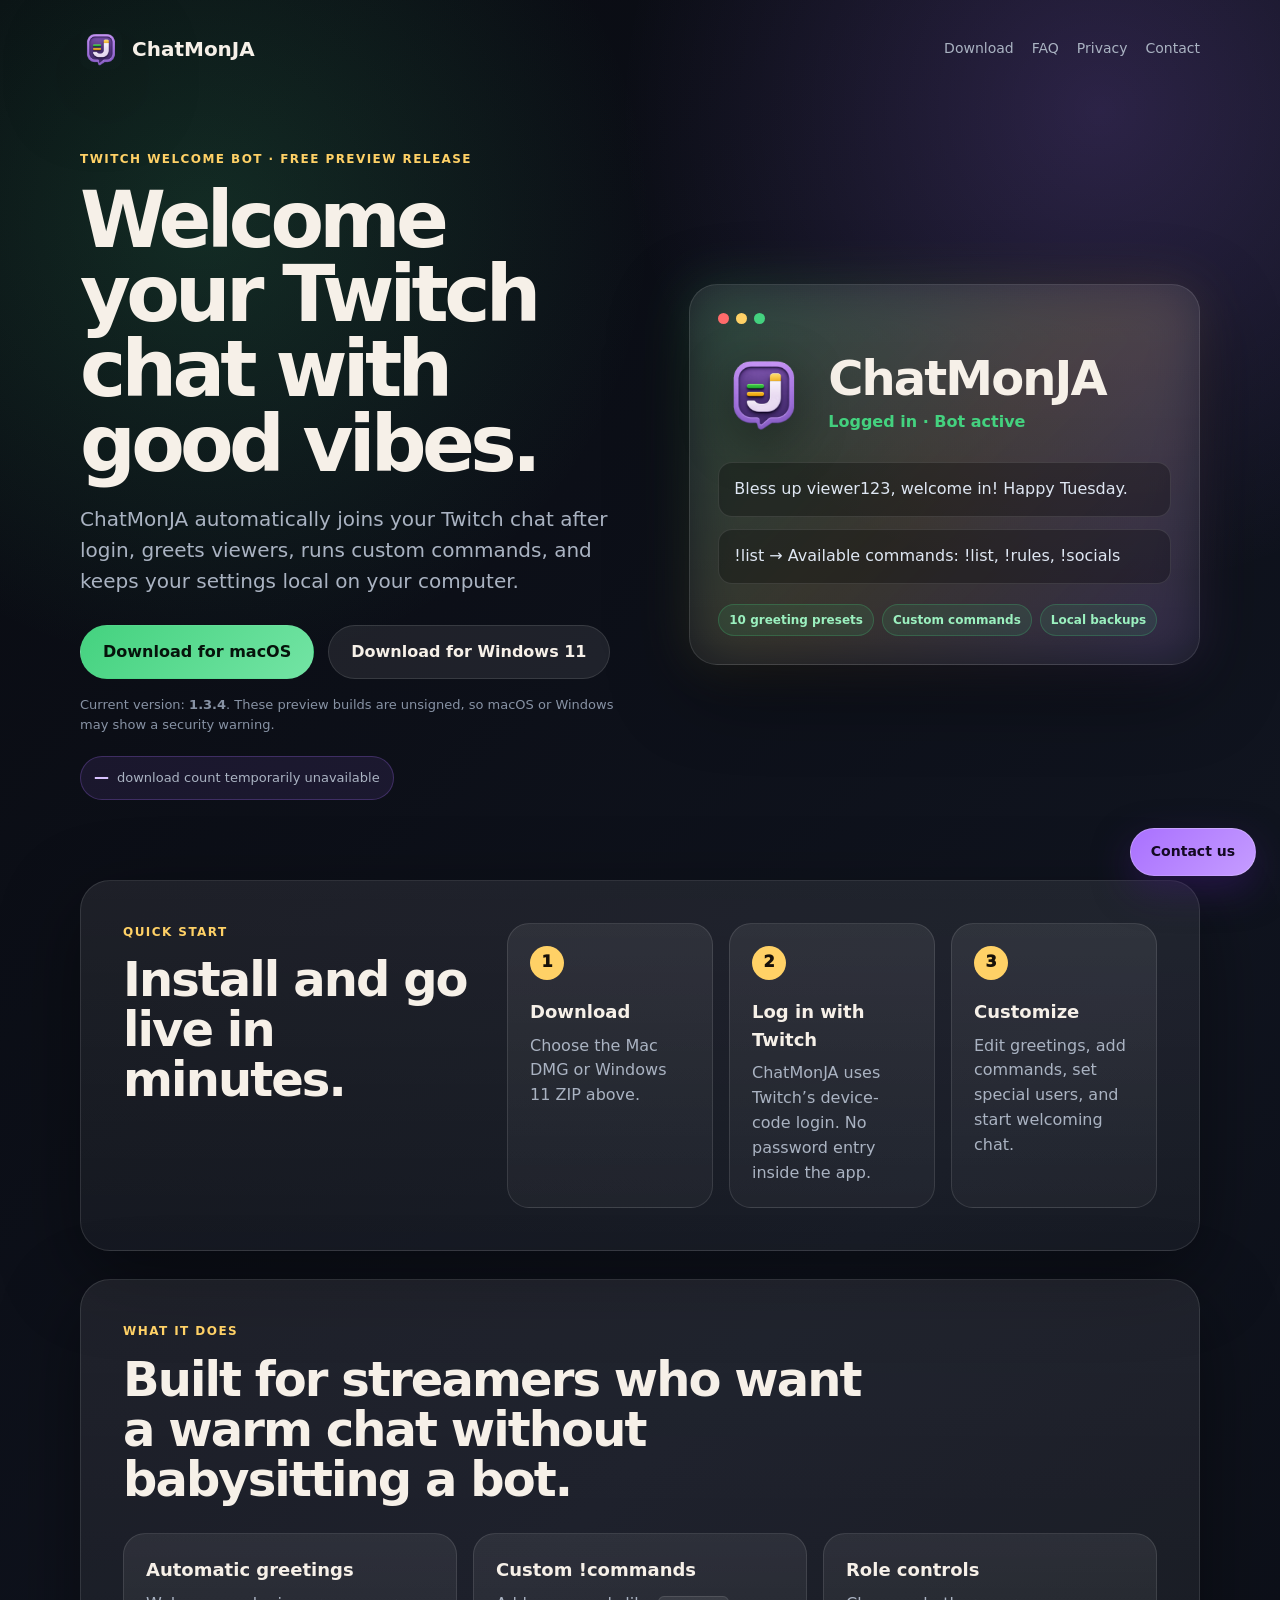
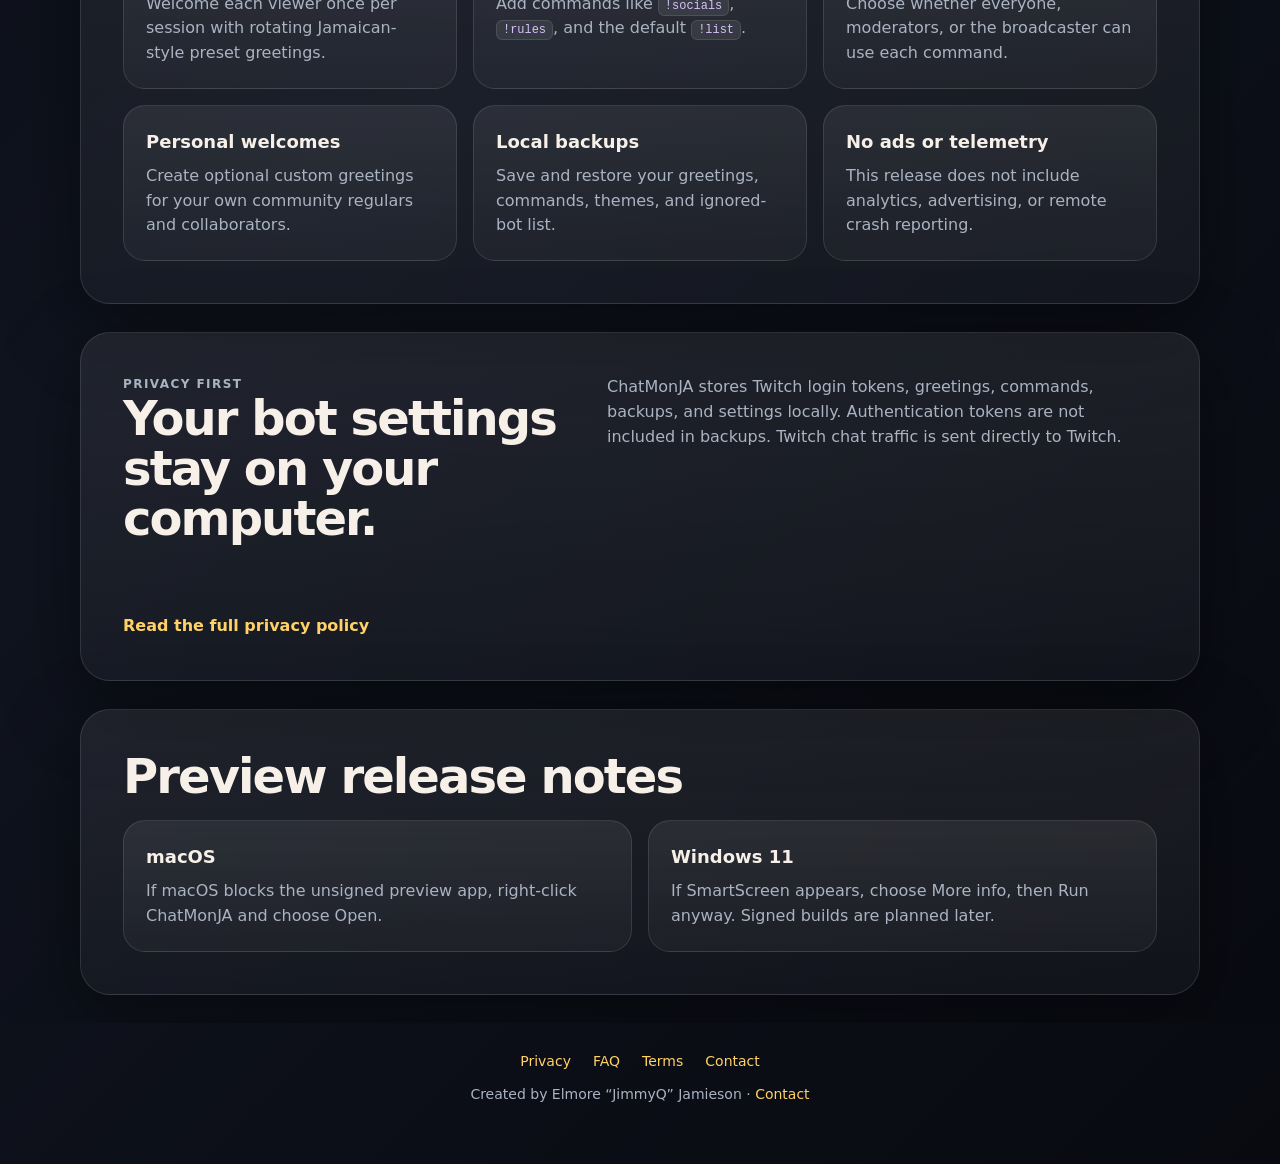
<file: index.html>
<!doctype html>
<html lang="en">
<head>
  <meta charset="utf-8">
  <meta name="viewport" content="width=device-width, initial-scale=1">
  <meta name="description" content="Download ChatMonJA, a friendly Twitch chat welcome and community bot for macOS and Windows 11.">
  <title>ChatMonJA — Twitch Chat Welcome Bot</title>
  <link rel="icon" type="image/png" href="assets/chatmonja-icon.png">
  <link rel="apple-touch-icon" href="assets/chatmonja-icon.png">
  <link rel="stylesheet" href="styles.css">
  <script src="site.js" defer></script>
</head>
<body>
  <main>
    <section class="hero">
      <nav class="topbar" aria-label="Main navigation">
        <a class="brand" href="index.html">
          <img class="brand-mark" src="assets/chatmonja-icon.png" alt="">
          <span>ChatMonJA</span>
        </a>
        <div class="nav-links">
          <a href="index.html#download">Download</a>
          <a href="faq.html">FAQ</a>
          <a href="privacy.html">Privacy</a>
          <a href="contact.html">Contact</a>
        </div>
      </nav>

      <div class="hero-grid">
        <div class="hero-copy">
          <p class="eyebrow">Twitch welcome bot · free preview release</p>
          <h1>Welcome your Twitch chat with good vibes.</h1>
          <p class="lead">
            ChatMonJA automatically joins your Twitch chat after login, greets viewers,
            runs custom commands, and keeps your settings local on your computer.
          </p>
          <div class="hero-actions" id="download">
            <a class="button primary" href="https://github.com/jimmyqja/ChatMonJa/releases/download/v1.3.4/ChatMonJA-1.3.4-mac-arm64-unsigned.dmg">
              Download for macOS
            </a>
            <a class="button secondary" href="https://github.com/jimmyqja/ChatMonJa/releases/download/v1.3.4/ChatMonJA-1.3.4-windows-x64-unsigned.zip">
              Download for Windows 11
            </a>
          </div>
          <p class="fine-print">
            Current version: <strong>1.3.4</strong>. These preview builds are unsigned, so macOS or Windows may show a security warning.
          </p>
          <p class="download-stat" data-release-counter>
            <strong id="download-count" aria-live="polite">Loading…</strong>
            <span id="download-count-label">total downloads</span>
          </p>
        </div>

        <div class="app-card" aria-label="ChatMonJA feature preview">
          <div class="window-dots" aria-hidden="true"><span></span><span></span><span></span></div>
          <div class="app-card-heading">
            <img class="app-logo" src="assets/chatmonja-icon.png" alt="ChatMonJA app logo">
            <div>
              <h2>ChatMonJA</h2>
              <p class="status">Logged in · Bot active</p>
            </div>
          </div>
          <div class="preview-line">Bless up viewer123, welcome in! Happy Tuesday.</div>
          <div class="preview-line">!list → Available commands: !list, !rules, !socials</div>
          <div class="preview-pill-row">
            <span>10 greeting presets</span>
            <span>Custom commands</span>
            <span>Local backups</span>
          </div>
        </div>
      </div>
    </section>

    <section class="section install">
      <div>
        <p class="eyebrow">Quick start</p>
        <h2>Install and go live in minutes.</h2>
      </div>
      <div class="steps">
        <article>
          <span class="step-number">1</span>
          <h3>Download</h3>
          <p>Choose the Mac DMG or Windows 11 ZIP above.</p>
        </article>
        <article>
          <span class="step-number">2</span>
          <h3>Log in with Twitch</h3>
          <p>ChatMonJA uses Twitch’s device-code login. No password entry inside the app.</p>
        </article>
        <article>
          <span class="step-number">3</span>
          <h3>Customize</h3>
          <p>Edit greetings, add commands, set special users, and start welcoming chat.</p>
        </article>
      </div>
    </section>

    <section class="section" id="features">
      <p class="eyebrow">What it does</p>
      <h2>Built for streamers who want a warm chat without babysitting a bot.</h2>
      <div class="feature-grid">
        <article>
          <h3>Automatic greetings</h3>
          <p>Welcome each viewer once per session with rotating Jamaican-style preset greetings.</p>
        </article>
        <article>
          <h3>Custom !commands</h3>
          <p>Add commands like <code>!socials</code>, <code>!rules</code>, and the default <code>!list</code>.</p>
        </article>
        <article>
          <h3>Role controls</h3>
          <p>Choose whether everyone, moderators, or the broadcaster can use each command.</p>
        </article>
        <article>
          <h3>Personal welcomes</h3>
          <p>Create optional custom greetings for your own community regulars and collaborators.</p>
        </article>
        <article>
          <h3>Local backups</h3>
          <p>Save and restore your greetings, commands, themes, and ignored-bot list.</p>
        </article>
        <article>
          <h3>No ads or telemetry</h3>
          <p>This release does not include analytics, advertising, or remote crash reporting.</p>
        </article>
      </div>
    </section>

    <section class="section privacy" id="privacy">
      <div>
        <p class="eyebrow">Privacy first</p>
        <h2>Your bot settings stay on your computer.</h2>
      </div>
      <p>
        ChatMonJA stores Twitch login tokens, greetings, commands, backups, and settings locally.
        Authentication tokens are not included in backups. Twitch chat traffic is sent directly to Twitch.
      </p>
      <a class="text-link" href="privacy.html">Read the full privacy policy</a>
    </section>

    <section class="section notes">
      <h2>Preview release notes</h2>
      <div class="note-grid">
        <article>
          <h3>macOS</h3>
          <p>If macOS blocks the unsigned preview app, right-click ChatMonJA and choose Open.</p>
        </article>
        <article>
          <h3>Windows 11</h3>
          <p>If SmartScreen appears, choose More info, then Run anyway. Signed builds are planned later.</p>
        </article>
      </div>
    </section>
  </main>

  <a class="contact-bubble" href="contact.html" aria-label="Contact ChatMonJA support">Contact us</a>

  <footer>
    <div class="footer-links" aria-label="Website links">
      <a href="privacy.html">Privacy</a>
      <a href="faq.html">FAQ</a>
      <a href="terms.html">Terms</a>
      <a href="contact.html">Contact</a>
    </div>
    <p>Created by Elmore “JimmyQ” Jamieson · <a href="contact.html">Contact</a></p>
  </footer>
</body>
</html>
</file>
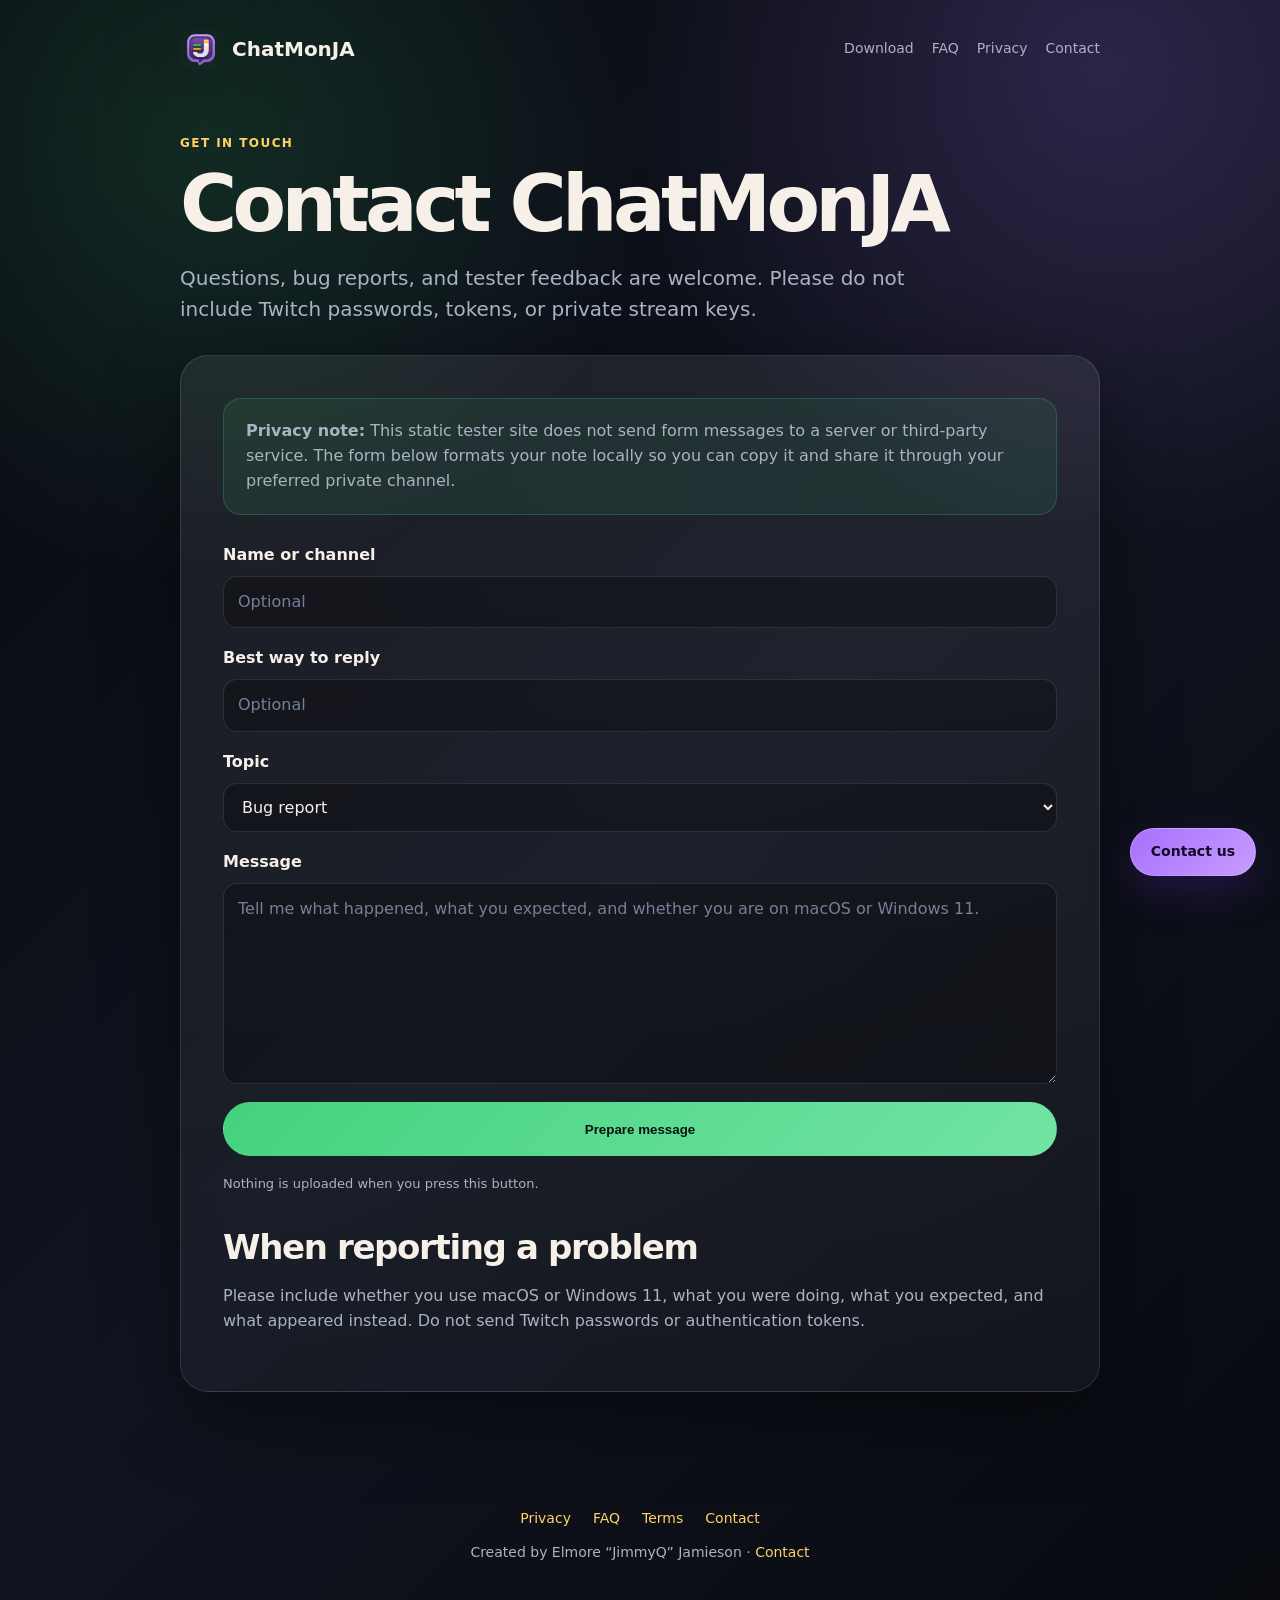
<file: contact.html>
<!doctype html>
<html lang="en">
<head>
  <meta charset="utf-8">
  <meta name="viewport" content="width=device-width, initial-scale=1">
  <meta name="description" content="Contact ChatMonJA support with privacy-focused tester feedback.">
  <title>Contact — ChatMonJA</title>
  <link rel="icon" type="image/png" href="assets/chatmonja-icon.png">
  <link rel="apple-touch-icon" href="assets/chatmonja-icon.png">
  <link rel="stylesheet" href="styles.css">
  <script src="site.js" defer></script>
</head>
<body>
  <main class="page-shell">
    <nav class="topbar" aria-label="Main navigation">
      <a class="brand" href="index.html"><img class="brand-mark" src="assets/chatmonja-icon.png" alt=""><span>ChatMonJA</span></a>
      <div class="nav-links">
        <a href="index.html#download">Download</a>
        <a href="faq.html">FAQ</a>
        <a href="privacy.html">Privacy</a>
        <a href="contact.html" aria-current="page">Contact</a>
      </div>
    </nav>

    <header class="page-header">
      <p class="eyebrow">Get in touch</p>
      <h1>Contact ChatMonJA</h1>
      <p class="lead">Questions, bug reports, and tester feedback are welcome. Please do not include Twitch passwords, tokens, or private stream keys.</p>
    </header>

    <section class="content-card">
      <p class="callout"><strong>Privacy note:</strong> This static tester site does not send form messages to a server or third-party service. The form below formats your note locally so you can copy it and share it through your preferred private channel.</p>
      <form class="contact-form" data-contact-form>
        <div class="form-row">
          <label for="contact-name">Name or channel</label>
          <input id="contact-name" name="name" type="text" autocomplete="name" placeholder="Optional">
        </div>
        <div class="form-row">
          <label for="contact-reply">Best way to reply</label>
          <input id="contact-reply" name="reply" type="text" autocomplete="off" placeholder="Optional">
        </div>
        <div class="form-row">
          <label for="contact-topic">Topic</label>
          <select id="contact-topic" name="topic">
            <option>Bug report</option>
            <option>Install help</option>
            <option>Feature idea</option>
            <option>Privacy question</option>
            <option>Other</option>
          </select>
        </div>
        <div class="form-row">
          <label for="contact-message">Message</label>
          <textarea id="contact-message" name="message" rows="7" required placeholder="Tell me what happened, what you expected, and whether you are on macOS or Windows 11."></textarea>
        </div>
        <button class="button primary" type="submit">Prepare message</button>
        <p class="form-help">Nothing is uploaded when you press this button.</p>
      </form>
      <div class="prepared-message" data-contact-output hidden>
        <h2>Your message is ready</h2>
        <p>Copy this note and send it through your preferred private channel. For public updates, you can also follow <a href="https://www.instagram.com/jimmyqja/">@jimmyqja on Instagram</a>.</p>
        <textarea readonly rows="9" data-contact-output-text></textarea>
        <button class="button secondary" type="button" data-copy-contact>Copy message</button>
        <p class="form-help" data-copy-status aria-live="polite"></p>
      </div>
      <h2>When reporting a problem</h2>
      <p>Please include whether you use macOS or Windows 11, what you were doing, what you expected, and what appeared instead. Do not send Twitch passwords or authentication tokens.</p>
    </section>
  </main>

  <a class="contact-bubble" href="contact.html" aria-label="Contact ChatMonJA support">Contact us</a>

  <footer>
    <div class="footer-links"><a href="privacy.html">Privacy</a><a href="faq.html">FAQ</a><a href="terms.html">Terms</a><a href="contact.html">Contact</a></div>
    <p>Created by Elmore “JimmyQ” Jamieson · <a href="contact.html">Contact</a></p>
  </footer>
</body>
</html>
</file>
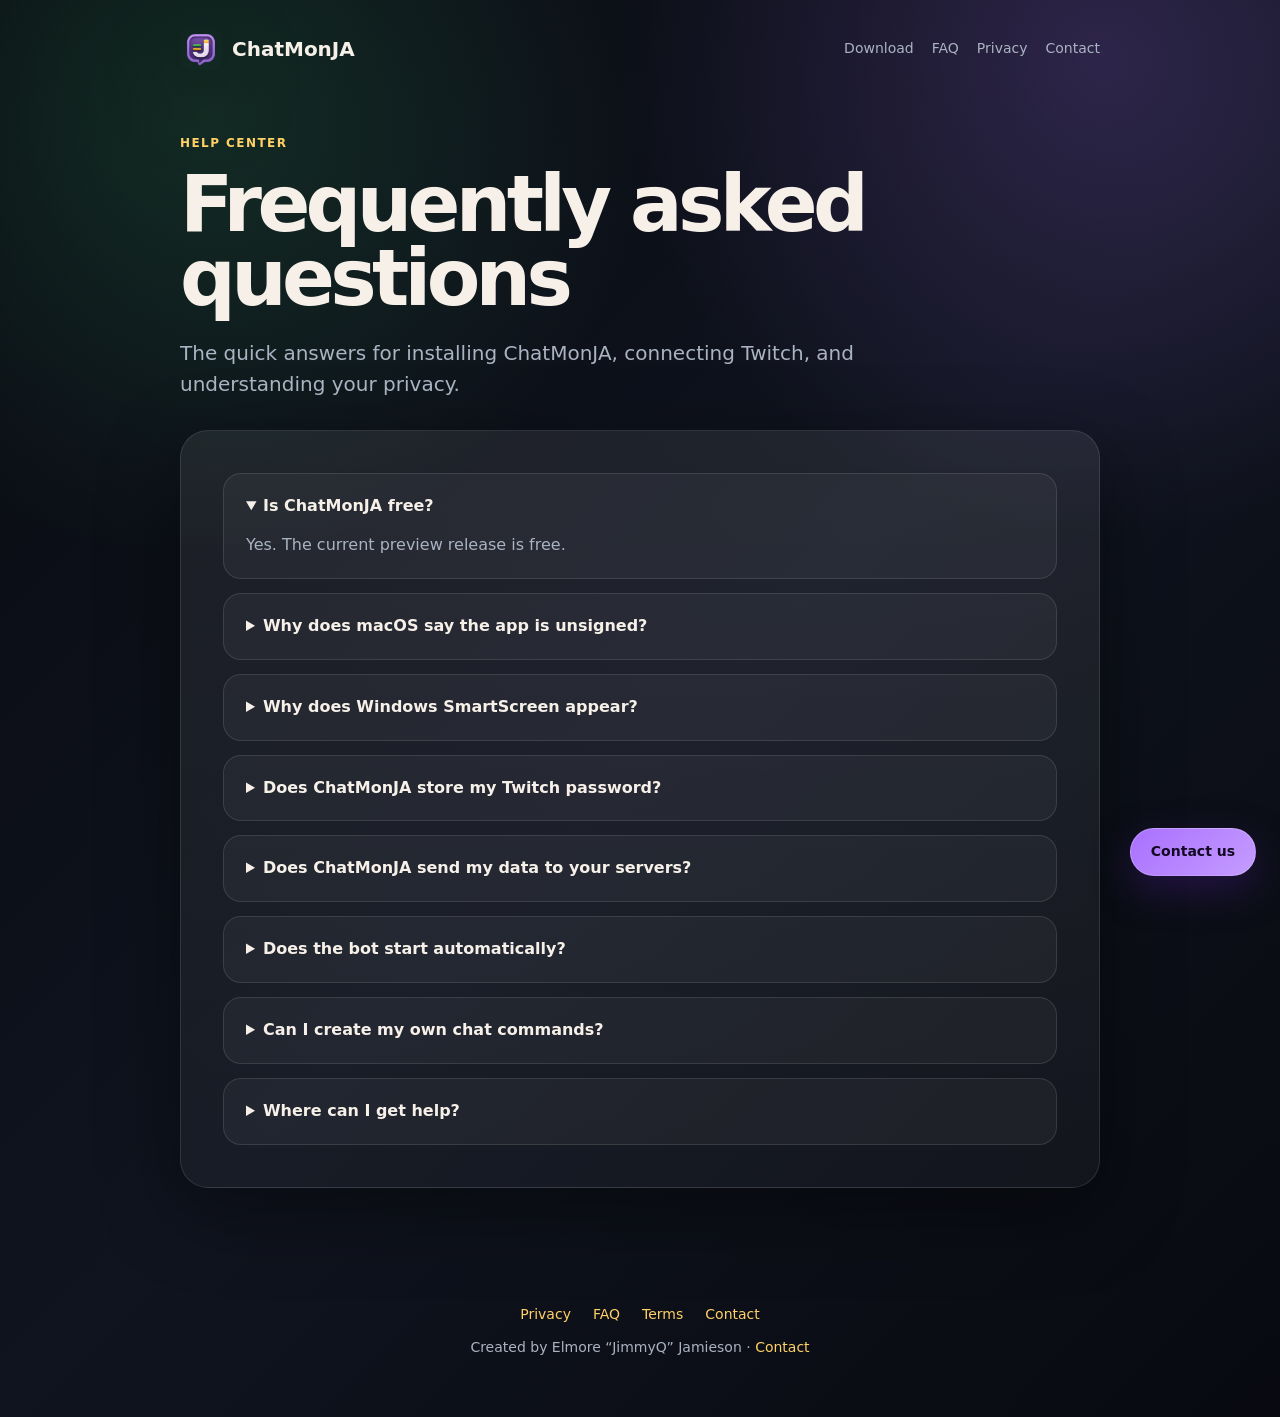
<file: faq.html>
<!doctype html>
<html lang="en">
<head>
  <meta charset="utf-8">
  <meta name="viewport" content="width=device-width, initial-scale=1">
  <meta name="description" content="Answers to common questions about downloading, installing, and using ChatMonJA.">
  <title>FAQ — ChatMonJA</title>
  <link rel="icon" type="image/png" href="assets/chatmonja-icon.png">
  <link rel="apple-touch-icon" href="assets/chatmonja-icon.png">
  <link rel="stylesheet" href="styles.css">
</head>
<body>
  <main class="page-shell">
    <nav class="topbar" aria-label="Main navigation">
      <a class="brand" href="index.html"><img class="brand-mark" src="assets/chatmonja-icon.png" alt=""><span>ChatMonJA</span></a>
      <div class="nav-links">
        <a href="index.html#download">Download</a>
        <a href="faq.html" aria-current="page">FAQ</a>
        <a href="privacy.html">Privacy</a>
        <a href="contact.html">Contact</a>
      </div>
    </nav>

    <header class="page-header">
      <p class="eyebrow">Help center</p>
      <h1>Frequently asked questions</h1>
      <p class="lead">The quick answers for installing ChatMonJA, connecting Twitch, and understanding your privacy.</p>
    </header>

    <section class="content-card faq-list">
      <details open>
        <summary>Is ChatMonJA free?</summary>
        <p>Yes. The current preview release is free.</p>
      </details>
      <details>
        <summary>Why does macOS say the app is unsigned?</summary>
        <p>The current preview builds are not code-signed yet. Right-click ChatMonJA and choose <strong>Open</strong> to launch it.</p>
      </details>
      <details>
        <summary>Why does Windows SmartScreen appear?</summary>
        <p>SmartScreen may warn about unsigned software. Choose <strong>More info</strong>, then <strong>Run anyway</strong>.</p>
      </details>
      <details>
        <summary>Does ChatMonJA store my Twitch password?</summary>
        <p>No. Authentication uses Twitch’s device login flow in your web browser. ChatMonJA never sees or stores your Twitch password.</p>
      </details>
      <details>
        <summary>Does ChatMonJA send my data to your servers?</summary>
        <p>No. ChatMonJA has no developer-operated data server. Settings and backups remain on your computer. Twitch login and chat traffic go directly to Twitch.</p>
      </details>
      <details>
        <summary>Does the bot start automatically?</summary>
        <p>Yes. After you are logged in, ChatMonJA automatically joins your channel and activates the bot when the app starts.</p>
      </details>
      <details>
        <summary>Can I create my own chat commands?</summary>
        <p>Yes. Add, edit, disable, or delete custom commands and choose whether everyone, moderators, or the broadcaster can use each one. The default <code>!list</code> command shows the commands available in chat.</p>
      </details>
      <details>
        <summary>Where can I get help?</summary>
        <p>Visit the <a href="contact.html">contact page</a> for tester feedback and support notes.</p>
      </details>
    </section>
  </main>

  <a class="contact-bubble" href="contact.html" aria-label="Contact ChatMonJA support">Contact us</a>

  <footer>
    <div class="footer-links"><a href="privacy.html">Privacy</a><a href="faq.html">FAQ</a><a href="terms.html">Terms</a><a href="contact.html">Contact</a></div>
    <p>Created by Elmore “JimmyQ” Jamieson · <a href="contact.html">Contact</a></p>
  </footer>
</body>
</html>
</file>
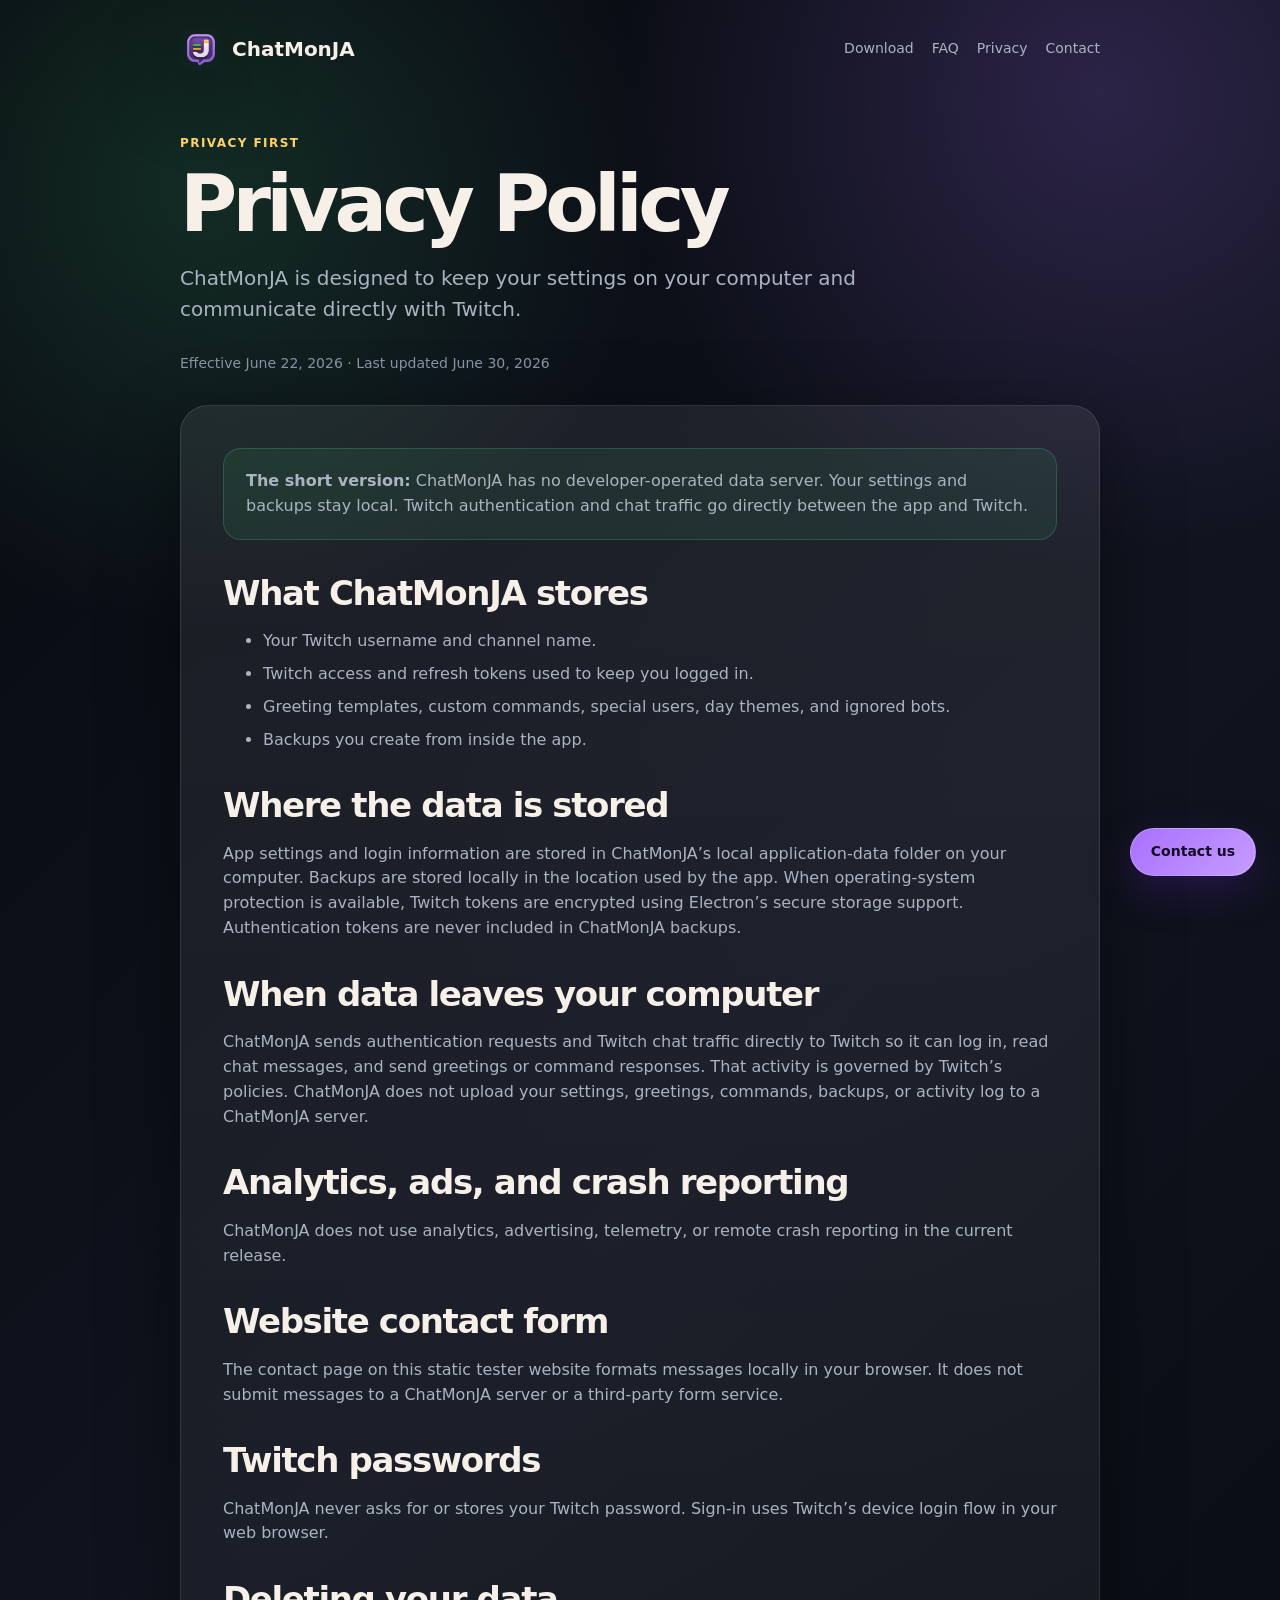
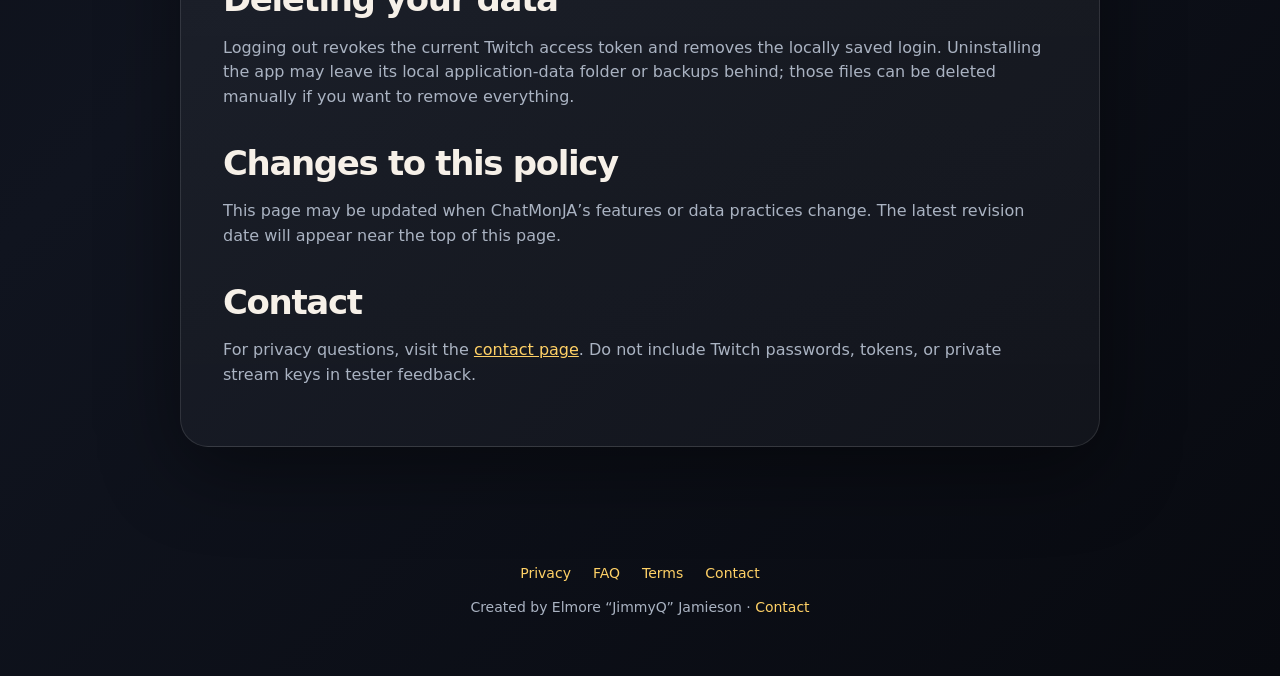
<file: privacy.html>
<!doctype html>
<html lang="en">
<head>
  <meta charset="utf-8">
  <meta name="viewport" content="width=device-width, initial-scale=1">
  <meta name="description" content="ChatMonJA privacy policy: what the app stores, where it is stored, and how Twitch data is handled.">
  <title>Privacy Policy — ChatMonJA</title>
  <link rel="icon" type="image/png" href="assets/chatmonja-icon.png">
  <link rel="apple-touch-icon" href="assets/chatmonja-icon.png">
  <link rel="stylesheet" href="styles.css">
</head>
<body>
  <main class="page-shell">
    <nav class="topbar" aria-label="Main navigation">
      <a class="brand" href="index.html"><img class="brand-mark" src="assets/chatmonja-icon.png" alt=""><span>ChatMonJA</span></a>
      <div class="nav-links">
        <a href="index.html#download">Download</a>
        <a href="faq.html">FAQ</a>
        <a href="privacy.html" aria-current="page">Privacy</a>
        <a href="contact.html">Contact</a>
      </div>
    </nav>

    <header class="page-header">
      <p class="eyebrow">Privacy first</p>
      <h1>Privacy Policy</h1>
      <p class="lead">ChatMonJA is designed to keep your settings on your computer and communicate directly with Twitch.</p>
      <p class="policy-date">Effective June 22, 2026 · Last updated June 30, 2026</p>
    </header>

    <article class="content-card">
      <p class="callout"><strong>The short version:</strong> ChatMonJA has no developer-operated data server. Your settings and backups stay local. Twitch authentication and chat traffic go directly between the app and Twitch.</p>

      <h2>What ChatMonJA stores</h2>
      <ul>
        <li>Your Twitch username and channel name.</li>
        <li>Twitch access and refresh tokens used to keep you logged in.</li>
        <li>Greeting templates, custom commands, special users, day themes, and ignored bots.</li>
        <li>Backups you create from inside the app.</li>
      </ul>

      <h2>Where the data is stored</h2>
      <p>App settings and login information are stored in ChatMonJA’s local application-data folder on your computer. Backups are stored locally in the location used by the app. When operating-system protection is available, Twitch tokens are encrypted using Electron’s secure storage support. Authentication tokens are never included in ChatMonJA backups.</p>

      <h2>When data leaves your computer</h2>
      <p>ChatMonJA sends authentication requests and Twitch chat traffic directly to Twitch so it can log in, read chat messages, and send greetings or command responses. That activity is governed by Twitch’s policies. ChatMonJA does not upload your settings, greetings, commands, backups, or activity log to a ChatMonJA server.</p>

      <h2>Analytics, ads, and crash reporting</h2>
      <p>ChatMonJA does not use analytics, advertising, telemetry, or remote crash reporting in the current release.</p>

      <h2>Website contact form</h2>
      <p>The contact page on this static tester website formats messages locally in your browser. It does not submit messages to a ChatMonJA server or a third-party form service.</p>

      <h2>Twitch passwords</h2>
      <p>ChatMonJA never asks for or stores your Twitch password. Sign-in uses Twitch’s device login flow in your web browser.</p>

      <h2>Deleting your data</h2>
      <p>Logging out revokes the current Twitch access token and removes the locally saved login. Uninstalling the app may leave its local application-data folder or backups behind; those files can be deleted manually if you want to remove everything.</p>

      <h2>Changes to this policy</h2>
      <p>This page may be updated when ChatMonJA’s features or data practices change. The latest revision date will appear near the top of this page.</p>

      <h2>Contact</h2>
      <p>For privacy questions, visit the <a href="contact.html">contact page</a>. Do not include Twitch passwords, tokens, or private stream keys in tester feedback.</p>
    </article>
  </main>

  <a class="contact-bubble" href="contact.html" aria-label="Contact ChatMonJA support">Contact us</a>

  <footer>
    <div class="footer-links"><a href="privacy.html">Privacy</a><a href="faq.html">FAQ</a><a href="terms.html">Terms</a><a href="contact.html">Contact</a></div>
    <p>Created by Elmore “JimmyQ” Jamieson · <a href="contact.html">Contact</a></p>
  </footer>
</body>
</html>
</file>
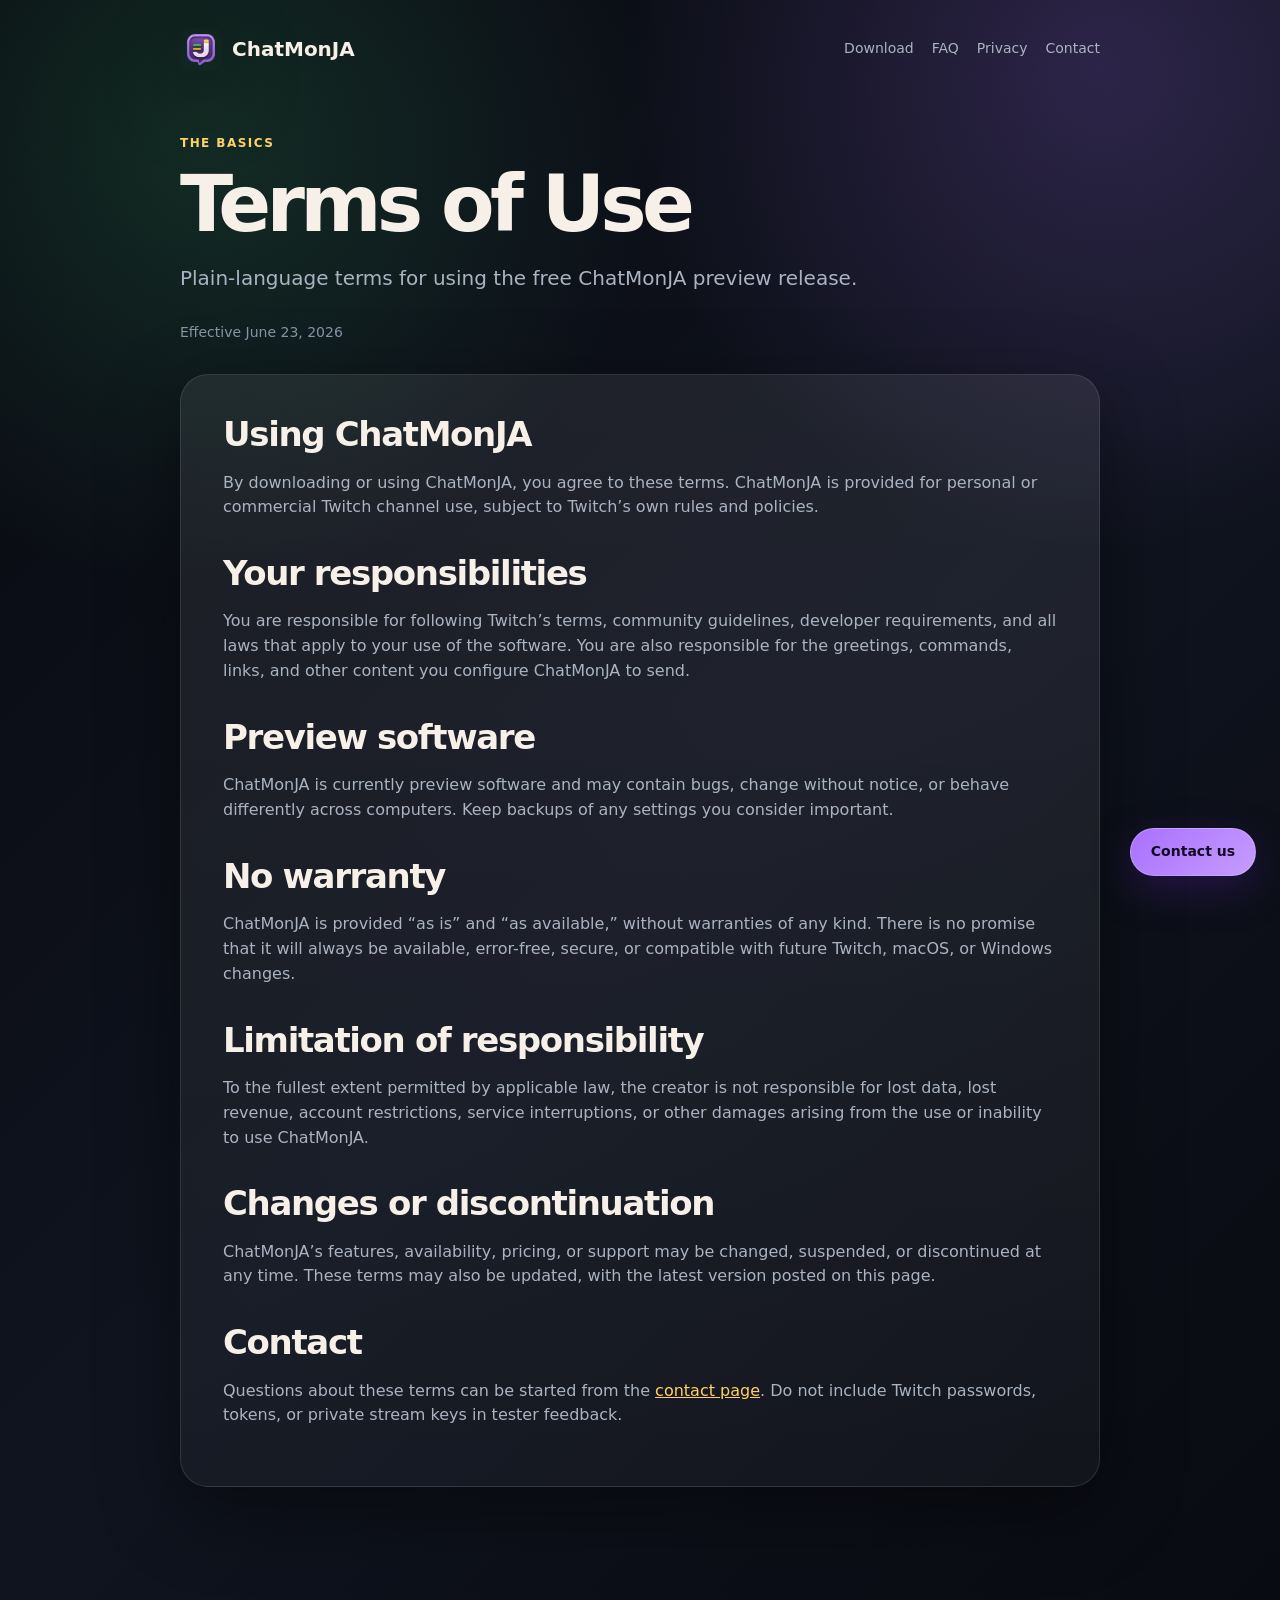
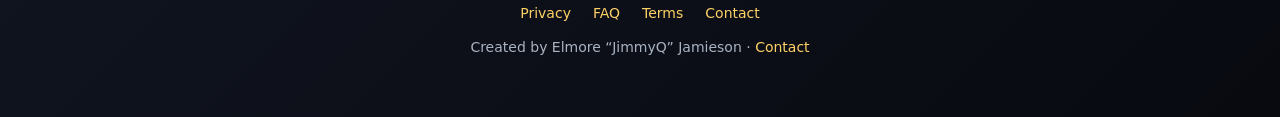
<file: terms.html>
<!doctype html>
<html lang="en">
<head>
  <meta charset="utf-8">
  <meta name="viewport" content="width=device-width, initial-scale=1">
  <meta name="description" content="Terms of use for the ChatMonJA Twitch chat bot.">
  <title>Terms of Use — ChatMonJA</title>
  <link rel="icon" type="image/png" href="assets/chatmonja-icon.png">
  <link rel="apple-touch-icon" href="assets/chatmonja-icon.png">
  <link rel="stylesheet" href="styles.css">
</head>
<body>
  <main class="page-shell">
    <nav class="topbar" aria-label="Main navigation">
      <a class="brand" href="index.html"><img class="brand-mark" src="assets/chatmonja-icon.png" alt=""><span>ChatMonJA</span></a>
      <div class="nav-links">
        <a href="index.html#download">Download</a>
        <a href="faq.html">FAQ</a>
        <a href="privacy.html">Privacy</a>
        <a href="contact.html">Contact</a>
      </div>
    </nav>

    <header class="page-header">
      <p class="eyebrow">The basics</p>
      <h1>Terms of Use</h1>
      <p class="lead">Plain-language terms for using the free ChatMonJA preview release.</p>
      <p class="policy-date">Effective June 23, 2026</p>
    </header>

    <article class="content-card">
      <h2>Using ChatMonJA</h2>
      <p>By downloading or using ChatMonJA, you agree to these terms. ChatMonJA is provided for personal or commercial Twitch channel use, subject to Twitch’s own rules and policies.</p>

      <h2>Your responsibilities</h2>
      <p>You are responsible for following Twitch’s terms, community guidelines, developer requirements, and all laws that apply to your use of the software. You are also responsible for the greetings, commands, links, and other content you configure ChatMonJA to send.</p>

      <h2>Preview software</h2>
      <p>ChatMonJA is currently preview software and may contain bugs, change without notice, or behave differently across computers. Keep backups of any settings you consider important.</p>

      <h2>No warranty</h2>
      <p>ChatMonJA is provided “as is” and “as available,” without warranties of any kind. There is no promise that it will always be available, error-free, secure, or compatible with future Twitch, macOS, or Windows changes.</p>

      <h2>Limitation of responsibility</h2>
      <p>To the fullest extent permitted by applicable law, the creator is not responsible for lost data, lost revenue, account restrictions, service interruptions, or other damages arising from the use or inability to use ChatMonJA.</p>

      <h2>Changes or discontinuation</h2>
      <p>ChatMonJA’s features, availability, pricing, or support may be changed, suspended, or discontinued at any time. These terms may also be updated, with the latest version posted on this page.</p>

      <h2>Contact</h2>
      <p>Questions about these terms can be started from the <a href="contact.html">contact page</a>. Do not include Twitch passwords, tokens, or private stream keys in tester feedback.</p>
    </article>
  </main>

  <a class="contact-bubble" href="contact.html" aria-label="Contact ChatMonJA support">Contact us</a>

  <footer>
    <div class="footer-links"><a href="privacy.html">Privacy</a><a href="faq.html">FAQ</a><a href="terms.html">Terms</a><a href="contact.html">Contact</a></div>
    <p>Created by Elmore “JimmyQ” Jamieson · <a href="contact.html">Contact</a></p>
  </footer>
</body>
</html>
</file>
<file: styles.css>
:root {
  color-scheme: dark;
  --bg: #080a10;
  --panel: #111620;
  --panel-2: #171e2c;
  --text: #f6f0e8;
  --muted: #aab3c2;
  --green: #44d27f;
  --gold: #ffd166;
  --purple: #a970ff;
  --red: #ff6b6b;
  --border: rgba(255, 255, 255, 0.11);
  --shadow: 0 24px 80px rgba(0, 0, 0, 0.42);
}

* {
  box-sizing: border-box;
}

body {
  margin: 0;
  background:
    radial-gradient(circle at 16% 8%, rgba(68, 210, 127, 0.16), transparent 28rem),
    radial-gradient(circle at 86% 4%, rgba(169, 112, 255, 0.20), transparent 30rem),
    linear-gradient(135deg, #080a10 0%, #10141f 52%, #080a10 100%);
  color: var(--text);
  font-family: Inter, ui-sans-serif, system-ui, -apple-system, BlinkMacSystemFont, "Segoe UI", sans-serif;
  line-height: 1.55;
}

a {
  color: inherit;
}

main {
  overflow: hidden;
}

.hero,
.section {
  width: min(1120px, calc(100% - 36px));
  margin: 0 auto;
}

.hero {
  min-height: 760px;
  padding: 28px 0 80px;
}

.topbar {
  display: flex;
  align-items: center;
  justify-content: space-between;
  gap: 20px;
  margin-bottom: 80px;
}

.brand,
.nav-links {
  display: flex;
  align-items: center;
}

.brand {
  gap: 10px;
  font-weight: 900;
  font-size: 20px;
  text-decoration: none;
}

.brand-mark {
  width: 42px;
  height: 42px;
  object-fit: contain;
  border-radius: 12px;
  box-shadow: var(--shadow);
}

.nav-links {
  flex-wrap: wrap;
  gap: 18px;
  color: var(--muted);
  font-size: 14px;
}

.nav-links a,
.text-link {
  text-decoration: none;
}

.nav-links a:hover,
.text-link:hover {
  color: var(--gold);
}

.hero-grid {
  display: grid;
  grid-template-columns: 1.04fr 0.96fr;
  align-items: center;
  gap: 56px;
}

.eyebrow {
  margin: 0 0 14px;
  color: var(--gold);
  font-size: 12px;
  font-weight: 850;
  letter-spacing: 0.12em;
  text-transform: uppercase;
}

h1,
h2,
h3,
p {
  margin-top: 0;
}

h1 {
  max-width: 720px;
  margin-bottom: 22px;
  font-size: clamp(44px, 7vw, 78px);
  line-height: 0.96;
  letter-spacing: -0.06em;
}

h2 {
  max-width: 760px;
  margin-bottom: 18px;
  font-size: clamp(30px, 4vw, 48px);
  line-height: 1.04;
  letter-spacing: -0.04em;
}

h3 {
  margin-bottom: 8px;
  font-size: 18px;
}

.lead {
  max-width: 620px;
  margin-bottom: 28px;
  color: var(--muted);
  font-size: 20px;
}

.hero-actions {
  display: flex;
  flex-wrap: wrap;
  gap: 14px;
  margin-bottom: 16px;
}

.button {
  display: inline-flex;
  align-items: center;
  justify-content: center;
  min-height: 54px;
  padding: 0 22px;
  border: 1px solid transparent;
  border-radius: 999px;
  font-weight: 850;
  text-decoration: none;
  transition: transform 160ms ease, border-color 160ms ease, background 160ms ease;
}

.button:hover {
  transform: translateY(-2px);
}

.button.primary {
  background: linear-gradient(135deg, var(--green), #73e4a4);
  color: #06130b;
}

.button.secondary {
  background: rgba(255, 255, 255, 0.08);
  border-color: var(--border);
  color: var(--text);
}

.fine-print {
  max-width: 580px;
  color: #8792a4;
  font-size: 13px;
}

.download-stat {
  display: inline-flex;
  align-items: baseline;
  gap: 8px;
  margin: 8px 0 0;
  padding: 9px 13px;
  background: rgba(169, 112, 255, 0.1);
  border: 1px solid rgba(169, 112, 255, 0.25);
  border-radius: 999px;
  color: var(--muted);
  font-size: 13px;
}

.download-stat strong {
  color: #d8c2ff;
  font-size: 15px;
}

.app-card,
.section,
.install article,
.feature-grid article,
.note-grid article {
  background: linear-gradient(180deg, rgba(255, 255, 255, 0.075), rgba(255, 255, 255, 0.035));
  border: 1px solid var(--border);
  box-shadow: var(--shadow);
}

.app-card {
  position: relative;
  padding: 28px;
  border-radius: 28px;
}

.app-card::before {
  content: "";
  position: absolute;
  inset: -1px;
  z-index: -1;
  border-radius: inherit;
  background: linear-gradient(135deg, rgba(68, 210, 127, 0.5), rgba(255, 209, 102, 0.34), rgba(169, 112, 255, 0.42));
  filter: blur(24px);
  opacity: 0.42;
}

.window-dots {
  display: flex;
  gap: 7px;
  margin-bottom: 24px;
}

.window-dots span {
  width: 11px;
  height: 11px;
  border-radius: 50%;
}

.window-dots span:nth-child(1) { background: var(--red); }
.window-dots span:nth-child(2) { background: var(--gold); }
.window-dots span:nth-child(3) { background: var(--green); }

.app-card h2 {
  margin-bottom: 6px;
}

.app-card-heading {
  display: flex;
  align-items: center;
  gap: 18px;
  margin-bottom: 22px;
}

.app-logo {
  width: 92px;
  height: 92px;
  flex: 0 0 auto;
  object-fit: contain;
  filter: drop-shadow(0 14px 26px rgba(0, 0, 0, 0.38));
}

.status {
  margin-bottom: 0;
  color: var(--green);
  font-weight: 800;
}

.preview-line {
  margin-bottom: 12px;
  padding: 14px 15px;
  background: rgba(0, 0, 0, 0.28);
  border: 1px solid var(--border);
  border-radius: 14px;
  color: #dfe7f3;
}

.preview-pill-row {
  display: flex;
  flex-wrap: wrap;
  gap: 8px;
  margin-top: 20px;
}

.preview-pill-row span {
  padding: 6px 10px;
  background: rgba(68, 210, 127, 0.10);
  border: 1px solid rgba(68, 210, 127, 0.24);
  border-radius: 999px;
  color: #9bf0bf;
  font-size: 12px;
  font-weight: 750;
}

.section {
  margin-bottom: 28px;
  padding: 42px;
  border-radius: 30px;
}

.install {
  display: grid;
  grid-template-columns: 0.7fr 1.3fr;
  gap: 34px;
}

.steps,
.feature-grid,
.note-grid {
  display: grid;
  gap: 16px;
}

.steps {
  grid-template-columns: repeat(3, 1fr);
}

.feature-grid {
  grid-template-columns: repeat(3, 1fr);
  margin-top: 28px;
}

.note-grid {
  grid-template-columns: repeat(2, 1fr);
}

.install article,
.feature-grid article,
.note-grid article {
  padding: 22px;
  border-radius: 22px;
  box-shadow: none;
}

.install article p,
.feature-grid article p,
.note-grid article p,
.privacy p {
  margin-bottom: 0;
  color: var(--muted);
}

.step-number {
  display: grid;
  place-items: center;
  width: 34px;
  height: 34px;
  margin-bottom: 18px;
  background: var(--gold);
  border-radius: 50%;
  color: #171109;
  font-weight: 950;
}

code {
  padding: 2px 6px;
  background: rgba(255, 255, 255, 0.08);
  border: 1px solid var(--border);
  border-radius: 6px;
  color: #d8c2ff;
  font-size: 0.92em;
}

.privacy {
  display: grid;
  grid-template-columns: 0.9fr 1.1fr;
  align-items: start;
  gap: 34px;
}

.text-link {
  display: inline-flex;
  margin-top: 18px;
  color: var(--gold);
  font-weight: 850;
}

footer {
  width: min(1120px, calc(100% - 36px));
  margin: 0 auto;
  padding: 28px 0 44px;
  color: var(--muted);
  font-size: 14px;
  text-align: center;
}

footer a {
  color: var(--gold);
  text-decoration: none;
}

.footer-links {
  display: flex;
  flex-wrap: wrap;
  justify-content: center;
  gap: 10px 22px;
  margin-bottom: 12px;
}

.page-shell {
  width: min(920px, calc(100% - 36px));
  min-height: calc(100vh - 130px);
  margin: 0 auto;
  padding: 28px 0 64px;
  overflow: visible;
}

.page-shell .topbar {
  margin-bottom: 64px;
}

.page-header {
  margin-bottom: 30px;
}

.page-header h1 {
  max-width: 840px;
}

.page-header .lead {
  max-width: 760px;
}

.content-card {
  margin-bottom: 24px;
  padding: 42px;
  background: linear-gradient(180deg, rgba(255, 255, 255, 0.075), rgba(255, 255, 255, 0.035));
  border: 1px solid var(--border);
  border-radius: 28px;
  box-shadow: var(--shadow);
}

.content-card h2 {
  margin-top: 36px;
  font-size: clamp(25px, 3vw, 34px);
}

.content-card h2:first-child {
  margin-top: 0;
}

.content-card p,
.content-card li {
  color: var(--muted);
}

.content-card a,
.contact-card a {
  color: var(--gold);
}

.content-card li + li {
  margin-top: 8px;
}

.policy-date {
  color: #8792a4;
  font-size: 14px;
}

.callout {
  padding: 20px 22px;
  background: rgba(68, 210, 127, 0.09);
  border: 1px solid rgba(68, 210, 127, 0.24);
  border-radius: 18px;
  color: #c8f7dc;
}

.faq-list {
  display: grid;
  gap: 14px;
}

.faq-list details {
  padding: 20px 22px;
  background: rgba(255, 255, 255, 0.045);
  border: 1px solid var(--border);
  border-radius: 18px;
}

.faq-list summary {
  cursor: pointer;
  color: var(--text);
  font-weight: 850;
}

.faq-list details p {
  margin: 14px 0 0;
}

.contact-grid {
  display: grid;
  grid-template-columns: repeat(2, 1fr);
  gap: 16px;
}

.contact-card {
  padding: 24px;
  background: rgba(255, 255, 255, 0.045);
  border: 1px solid var(--border);
  border-radius: 20px;
}

.contact-card p {
  margin-bottom: 0;
}

.contact-card h2 {
  font-size: 24px;
}

.contact-form {
  display: grid;
  gap: 18px;
  margin: 28px 0 8px;
}

.form-row {
  display: grid;
  gap: 8px;
}

.form-row label {
  color: var(--text);
  font-weight: 850;
}

.form-row input,
.form-row select,
.form-row textarea,
.prepared-message textarea {
  width: 100%;
  padding: 13px 14px;
  background: rgba(0, 0, 0, 0.28);
  border: 1px solid var(--border);
  border-radius: 14px;
  color: var(--text);
  font: inherit;
}

.form-row textarea,
.prepared-message textarea {
  resize: vertical;
}

.form-row input::placeholder,
.form-row textarea::placeholder {
  color: #748095;
}

.form-help {
  margin: 0;
  color: #8792a4;
  font-size: 13px;
}

.prepared-message {
  margin-top: 24px;
  padding: 24px;
  background: rgba(169, 112, 255, 0.09);
  border: 1px solid rgba(169, 112, 255, 0.24);
  border-radius: 20px;
}

.prepared-message .button {
  margin-top: 14px;
}

.contact-bubble {
  position: fixed;
  right: 24px;
  bottom: 24px;
  z-index: 20;
  display: inline-flex;
  align-items: center;
  justify-content: center;
  min-height: 48px;
  padding: 0 20px;
  background: linear-gradient(135deg, var(--purple), #c59cff);
  border: 1px solid rgba(255, 255, 255, 0.22);
  border-radius: 999px;
  box-shadow: 0 14px 36px rgba(57, 23, 110, 0.5);
  color: #130923;
  font-size: 14px;
  font-weight: 900;
  text-decoration: none;
  transition: transform 160ms ease, box-shadow 160ms ease;
}

.contact-bubble:hover {
  transform: translateY(-2px);
  box-shadow: 0 18px 42px rgba(57, 23, 110, 0.62);
}

.contact-bubble:focus-visible {
  outline: 3px solid var(--gold);
  outline-offset: 3px;
}

@media (max-width: 900px) {
  .topbar,
  .hero-grid,
  .install,
  .privacy {
    grid-template-columns: 1fr;
  }

  .topbar,
  .hero-grid {
    display: grid;
  }

  .topbar {
    margin-bottom: 54px;
  }

  .steps,
  .feature-grid,
  .note-grid {
    grid-template-columns: 1fr;
  }

  .section {
    padding: 28px;
  }

  .content-card {
    padding: 30px;
  }
}

@media (max-width: 560px) {
  .hero,
  .section,
  .page-shell,
  footer {
    width: min(100% - 24px, 1120px);
  }

  .hero {
    padding-top: 18px;
  }

  .topbar {
    gap: 14px;
  }

  .nav-links {
    width: 100%;
    justify-content: flex-start;
  }

  .hero-actions,
  .button {
    width: 100%;
  }

  .app-logo {
    width: 72px;
    height: 72px;
  }

  .contact-grid {
    grid-template-columns: 1fr;
  }

  .content-card {
    padding: 24px;
  }

  .contact-bubble {
    right: 14px;
    bottom: 14px;
  }
}
</file>
